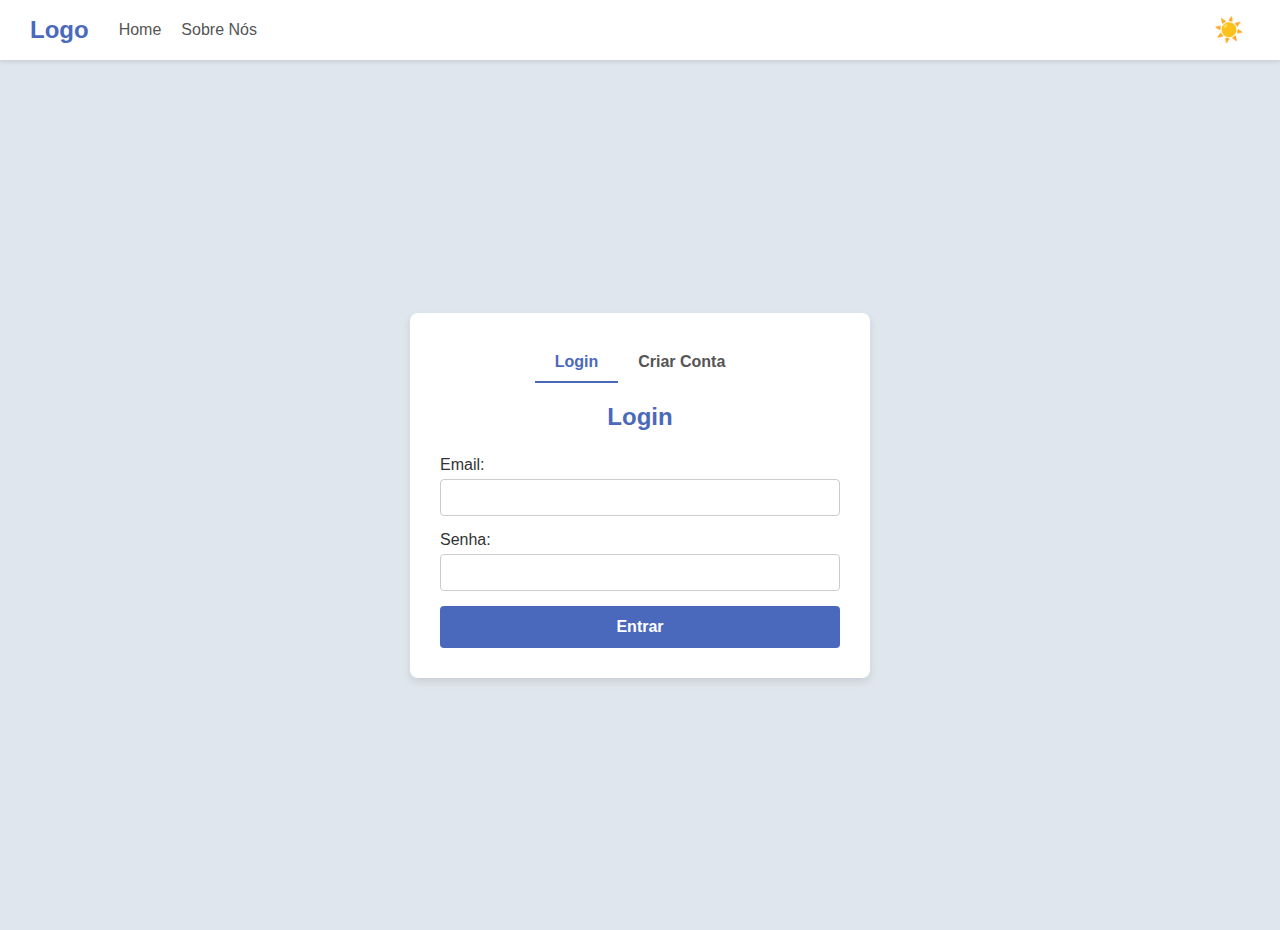
<file: index.html>
<!DOCTYPE html>
<html lang="pt-br">

<head>
  <meta charset="UTF-8">
  <meta name="viewport" content="width=device-width, initial-scale=1.0">
  <title>Página de Login</title>
  <link rel="stylesheet" href="style.css">
</head>

<body>

  <header class="barra-nav">
    <nav class="nav-esquerda">
      <div class="logo">Logo</div>
      <a href="/oi/treinos.html" class="link-nav">Home</a>
      <a href="#" class="link-nav">Sobre Nós</a>
    </nav>
    <nav class="nav-direita">
      <button id="botao-tema" class="botao-tema">
        <span id="icone-tema">&#x2600;&#xFE0F;</span>
      </button>
    </nav>
  </header>

  <main class="area-principal">
    <section class="container-formulario">
      <div class="abas-formulario">
        <button id="aba-login" class="botao-aba ativo">Login</button>
        <button id="aba-cadastro" class="botao-aba">Criar Conta</button>
      </div>

      <form id="form-login" class="caixa-formulario ativo-formulario">
        <h2 class="titulo-formulario">Login</h2>
        <div class="grupo-input">
          <label for="login-email">Email:</label>
          <input type="email" id="login-email" required>
        </div>
        <div class="grupo-input">
          <label for="login-senha">Senha:</label>
          <input type="password" id="login-senha" required>
        </div>
        <button type="submit" class="botao-enviar">Entrar</button>
      </form>

      <form id="form-cadastro" class="caixa-formulario">
        <h2 class="titulo-formulario">Criar Conta</h2>
        <div class="grupo-input">
          <label for="cadastro-nome">Nome Completo:</label>
          <input type="text" id="cadastro-nome" required>
        </div>
        <div class="grupo-input">
          <label for="cadastro-email">Email:</label>
          <input type="email" id="cadastro-email" required>
        </div>
        <div class="grupo-input">
          <label for="cadastro-senha">Senha:</label>
          <input type="password" id="cadastro-senha" required>
        </div>
        <button type="submit" class="botao-enviar">Cadastrar</button>
      </form>
    </section>
  </main>

  <script src="script.js"></script>
</body>

</html>
</file>
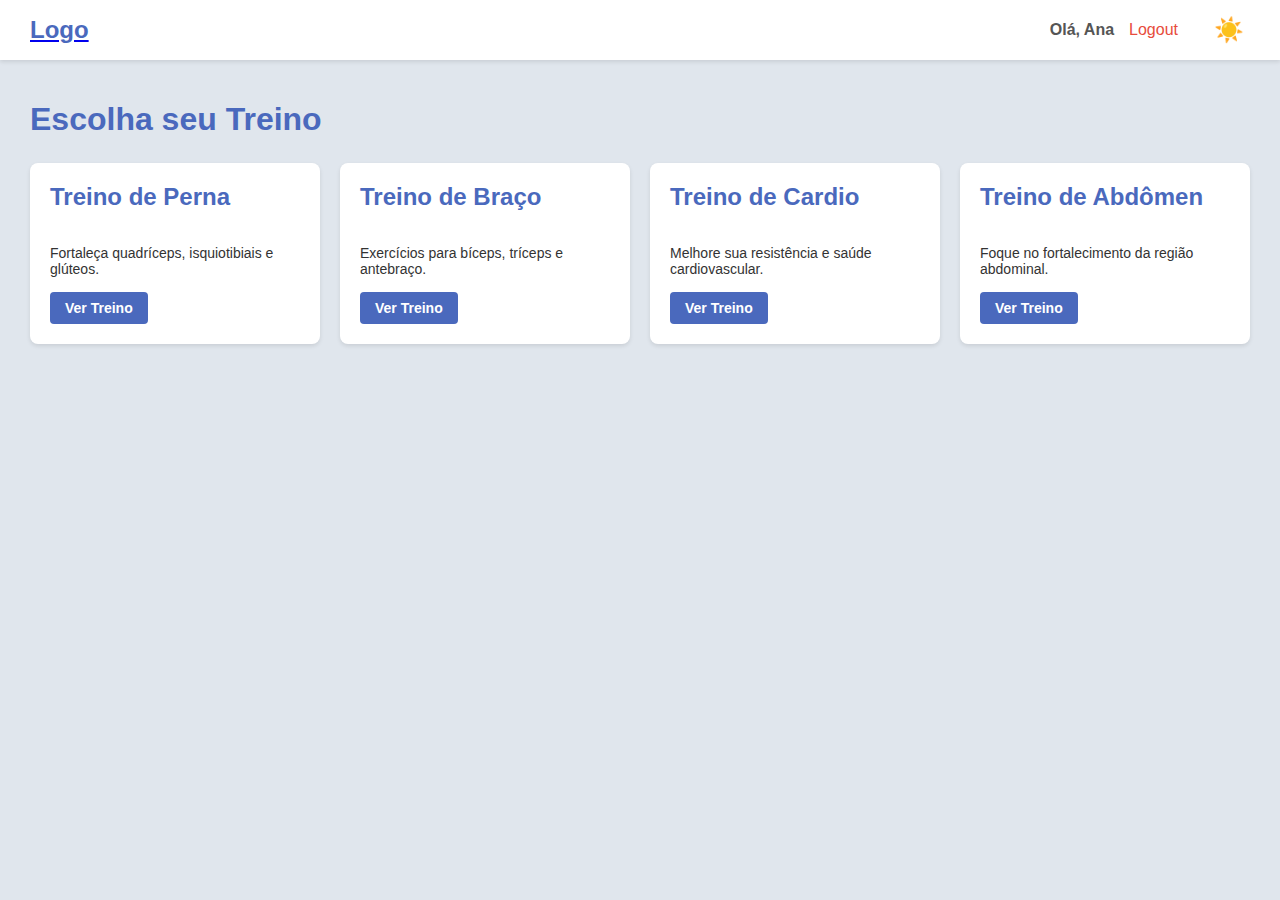
<file: treinos.html>
<!DOCTYPE html>
<html lang="pt-br">
<head>
    <meta charset="UTF-8" />
    <meta name="viewport" content="width=device-width, initial-scale=1.0"/>
    <title>Meus Treinos</title>
    <link rel="stylesheet" href="treinos.css" />
</head>
<body>
    <header class="navbar">
        <nav class="nav-left">
            <a href="../index.html"><div class="logo">Logo</div></a>
        </nav>
        <nav class="nav-right">
            <span id="user-name" class="user-info">Olá, [Nome do Usuário]</span>
            <a href="../index.html" class="nav-link logout-link">Logout</a>
            <button id="theme-toggle" class="theme-toggle-button">
                <span id="theme-icon">&#x2600;&#xFE0F;</span>
            </button>
        </nav>
    </header>

    <main class="main-content">
        <h1>Escolha seu Treino</h1>
        
        <div class="card-container">
            <div class="treino-card">
                <h2>Treino de Perna</h2>
                <p>Fortaleça quadríceps, isquiotibiais e glúteos.</p>
                <a href="#" class="card-link">Ver Treino</a>
            </div>
            <div class="treino-card">
                <h2>Treino de Braço</h2>
                <p>Exercícios para bíceps, tríceps e antebraço.</p>
                <a href="#" class="card-link">Ver Treino</a>
            </div>
            <div class="treino-card">
                <h2>Treino de Cardio</h2>
                <p>Melhore sua resistência e saúde cardiovascular.</p>
                <a href="#" class="card-link">Ver Treino</a>
            </div>
            <div class="treino-card">
                <h2>Treino de Abdômen</h2>
                <p>Foque no fortalecimento da região abdominal.</p>
                <a href="#" class="card-link">Ver Treino</a>
            </div>
        </div>
    </main>

    <script src="treinos.js"></script>
</body>
</html>
</file>
<file: style.css>
/* 
:root {
    --bg-color-main: #e0e6ed;
    --bg-color-navbar: #fff;
    --text-color: #333;
    --text-color-navbar: #555;
    --form-bg-color: #fff;
    --primary-color: #4a69bd;
    --shadow-color: rgba(0, 0, 0, 0.1);
}

body.dark-theme {
    --bg-color-main: #1c2a38;
    --bg-color-navbar: #2c3e50;
    --text-color: #e0e6ed;
    --text-color-navbar: #ccc;
    --form-bg-color: #3b526d;
    --primary-color: #72a4e4;
    --shadow-color: rgba(0, 0, 0, 0.3);
}

body {
    font-family: Arial, sans-serif;
    margin: 0;
    padding: 0;
    background-color: var(--bg-color-main);
    color: var(--text-color);
    transition: background-color 0.5s ease, color 0.5s ease;
}

.navbar {
    display: flex;
    justify-content: space-between;
    align-items: center;
    padding: 15px 30px;
    background-color: var(--bg-color-navbar);
    box-shadow: 0 2px 4px var(--shadow-color);
    transition: background-color 0.5s ease, box-shadow 0.5s ease;
}

.nav-left, .nav-right {
    display: flex;
    align-items: center;
}

.logo {
    font-size: 24px;
    font-weight: bold;
    color: var(--primary-color);
    margin-right: 30px;
}

.nav-link {
    text-decoration: none;
    color: var(--text-color-navbar);
    margin-right: 20px;
    font-weight: 500;
    transition: color 0.3s ease;
}

.nav-link:hover {
    color: var(--primary-color);
}

.theme-toggle-button {
    background: none;
    border: none;
    font-size: 24px;
    cursor: pointer;
    margin-left: 10px;
    color: var(--text-color-navbar);
    transition: color 0.3s ease;
}

.main-content {
    display: flex;
    justify-content: center;
    align-items: center;
    height: calc(100vh - 70px);
    padding: 20px;
}

.form-container {
    background-color: var(--form-bg-color);
    padding: 30px;
    border-radius: 8px;
    box-shadow: 0 4px 8px var(--shadow-color);
    width: 100%;
    max-width: 400px;
    text-align: center;
    transition: background-color 0.5s ease, box-shadow 0.5s ease;
}

.form-tabs {
    display: flex;
    justify-content: center;
    margin-bottom: 20px;
}

.tab-button {
    background: none;
    border: none;
    padding: 10px 20px;
    font-size: 16px;
    font-weight: bold;
    cursor: pointer;
    color: var(--text-color-navbar);
    border-bottom: 2px solid transparent;
    transition: all 0.3s ease;
}

.tab-button.active {
    color: var(--primary-color);
    border-bottom-color: var(--primary-color);
}

.form-box {
    display: none;
    animation: fadeIn 0.5s ease-in-out;
}

.form-box.active-form {
    display: block;
}

.form-box h2 {
    margin-top: 0;
    margin-bottom: 25px;
    color: var(--primary-color);
}

.input-group {
    margin-bottom: 15px;
    text-align: left;
}

.input-group label {
    display: block;
    margin-bottom: 5px;
    font-weight: 500;
}

.input-group input {
    width: 100%;
    padding: 10px;
    border: 1px solid #ccc;
    border-radius: 4px;
    box-sizing: border-box;
}

.submit-button {
    width: 100%;
    padding: 12px;
    background-color: var(--primary-color);
    color: #fff;
    border: none;
    border-radius: 4px;
    font-size: 16px;
    font-weight: bold;
    cursor: pointer;
    transition: background-color 0.3s ease;
}

.submit-button:hover {
    background-color: var(--primary-color);
}

@keyframes fadeIn {
    from { opacity: 0; transform: translateY(10px); }
    to { opacity: 1; transform: translateY(0); }
}

*/

:root {
  --cor-fundo: #e0e6ed;
  --cor-navbar: #fff;
  --cor-texto: #333;
  --cor-texto-navbar: #555;
  --cor-formulario: #fff;
  --cor-primaria: #4a69bd;
  --sombra: rgba(0, 0, 0, 0.1);
}

body.dark-theme {
  --cor-fundo: #1c2a38;
  --cor-navbar: #2c3e50;
  --cor-texto: #e0e6ed;
  --cor-texto-navbar: #ccc;
  --cor-formulario: #3b526d;
  --cor-primaria: #72a4e4;
  --sombra: rgba(0, 0, 0, 0.3);
}

body {
  font-family: Arial, sans-serif;
  margin: 0;
  padding: 0;
  background-color: var(--cor-fundo);
  color: var(--cor-texto);
  transition: background-color 0.5s ease, color 0.5s ease;
}

.barra-nav {
  display: flex;
  justify-content: space-between;
  align-items: center;
  padding: 15px 30px;
  background-color: var(--cor-navbar);
  box-shadow: 0 2px 4px var(--sombra);
  transition: background-color 0.5s ease, box-shadow 0.5s ease;
}

.nav-esquerda,
.nav-direita {
  display: flex;
  align-items: center;
}

.logo {
  font-size: 24px;
  font-weight: bold;
  color: var(--cor-primaria);
  margin-right: 30px;
}

.link-nav {
  text-decoration: none;
  color: var(--cor-texto-navbar);
  margin-right: 20px;
  font-weight: 500;
  transition: color 0.3s ease;
}

.link-nav:hover {
  color: var(--cor-primaria);
}

.botao-tema {
  background: none;
  border: none;
  font-size: 24px;
  cursor: pointer;
  margin-left: 10px;
  color: var(--cor-texto-navbar);
  transition: color 0.3s ease;
}

.area-principal {
  display: flex;
  justify-content: center;
  align-items: center;
  height: calc(100vh - 70px);
  padding: 20px;
}

.container-formulario {
  background-color: var(--cor-formulario);
  padding: 30px;
  border-radius: 8px;
  box-shadow: 0 4px 8px var(--sombra);
  width: 100%;
  max-width: 400px;
  text-align: center;
  transition: background-color 0.5s ease, box-shadow 0.5s ease;
}

.abas-formulario {
  display: flex;
  justify-content: center;
  margin-bottom: 20px;
}

.botao-aba {
  background: none;
  border: none;
  padding: 10px 20px;
  font-size: 16px;
  font-weight: bold;
  cursor: pointer;
  color: var(--cor-texto-navbar);
  border-bottom: 2px solid transparent;
  transition: all 0.3s ease;
}

.botao-aba.ativo {
  color: var(--cor-primaria);
  border-bottom-color: var(--cor-primaria);
}

.caixa-formulario {
  display: none;
  animation: fadeIn 0.5s ease-in-out;
}

.ativo-formulario {
  display: block;
}

.titulo-formulario {
  margin-top: 0;
  margin-bottom: 25px;
  color: var(--cor-primaria);
}

.grupo-input {
  margin-bottom: 15px;
  text-align: left;
}

.grupo-input label {
  display: block;
  margin-bottom: 5px;
  font-weight: 500;
}

.grupo-input input {
  width: 100%;
  padding: 10px;
  border: 1px solid #ccc;
  border-radius: 4px;
  box-sizing: border-box;
}

.botao-enviar {
  width: 100%;
  padding: 12px;
  background-color: var(--cor-primaria);
  color: #fff;
  border: none;
  border-radius: 4px;
  font-size: 16px;
  font-weight: bold;
  cursor: pointer;
  transition: background-color 0.3s ease;
}

.botao-enviar:hover {
  background-color: #3a59a0;
}

@keyframes fadeIn {
  from {
    opacity: 0;
    transform: translateY(10px);
  }

  to {
    opacity: 1;
    transform: translateY(0);
  }
}
</file>
<file: treinos.css>
:root {
    --bg-color-main: #e0e6ed;
    --bg-color-navbar: #fff;
    --text-color: #333;
    --text-color-navbar: #555;
    --card-bg-color: #fff;
    --primary-color: #4a69bd;
    --shadow-color: rgba(0, 0, 0, 0.1);
}

body.dark-theme {
    --bg-color-main: #1c2a38;
    --bg-color-navbar: #2c3e50;
    --text-color: #e0e6ed;
    --text-color-navbar: #ccc;
    --card-bg-color: #3b526d;
    --primary-color: #72a4e4;
    --shadow-color: rgba(0, 0, 0, 0.3);
}

body {
    font-family: Arial, sans-serif;
    margin: 0;
    padding: 0;
    background-color: var(--bg-color-main);
    color: var(--text-color);
    transition: background-color 0.5s ease, color 0.5s ease;
}

.navbar {
    display: flex;
    justify-content: space-between;
    align-items: center;
    padding: 15px 30px;
    background-color: var(--bg-color-navbar);
    box-shadow: 0 2px 4px var(--shadow-color);
    transition: background-color 0.5s ease, box-shadow 0.5s ease;
}

.nav-left, .nav-right {
    display: flex;
    align-items: center;
}

.logo {
    font-size: 24px;
    font-weight: bold;
    color: var(--primary-color);
    margin-right: 30px;
}

.user-info {
    font-weight: bold;
    color: var(--text-color-navbar);
    margin-right: 15px;
}

.logout-link {
    text-decoration: none;
    color: #e74c3c;
    font-weight: 500;
    margin-right: 20px;
    transition: color 0.3s ease;
}

.logout-link:hover {
    text-decoration: underline;
}

.theme-toggle-button {
    background: none;
    border: none;
    font-size: 24px;
    cursor: pointer;
    margin-left: 10px;
    color: var(--text-color-navbar);
    transition: color 0.3s ease;
}

.main-content {
    padding: 20px 30px;
}

.main-content h1 {
    color: var(--primary-color);
    margin-bottom: 25px;
}

.card-container {
    display: flex;
    flex-wrap: wrap;
    gap: 20px;
}

.treino-card {
    flex: 1;
    min-width: 250px;
    background-color: var(--card-bg-color);
    padding: 20px;
    border-radius: 8px;
    box-shadow: 0 2px 4px var(--shadow-color);
    display: flex;
    flex-direction: column;
    justify-content: space-between;
    transition: transform 0.3s ease, box-shadow 0.3s ease, background-color 0.5s ease;
}

.treino-card:hover {
    transform: translateY(-5px);
    box-shadow: 0 6px 12px var(--shadow-color);
}

.treino-card h2 {
    margin-top: 0;
    color: var(--primary-color);
}

.treino-card p {
    font-size: 14px;
    margin-bottom: 15px;
}

.card-link {
    align-self: flex-start;
    text-decoration: none;
    background-color: var(--primary-color);
    color: #fff;
    padding: 8px 15px;
    border-radius: 4px;
    font-size: 14px;
    font-weight: bold;
    transition: background-color 0.3s ease;
}

.card-link:hover {
    background-color: #3b5299;
}
</file>
